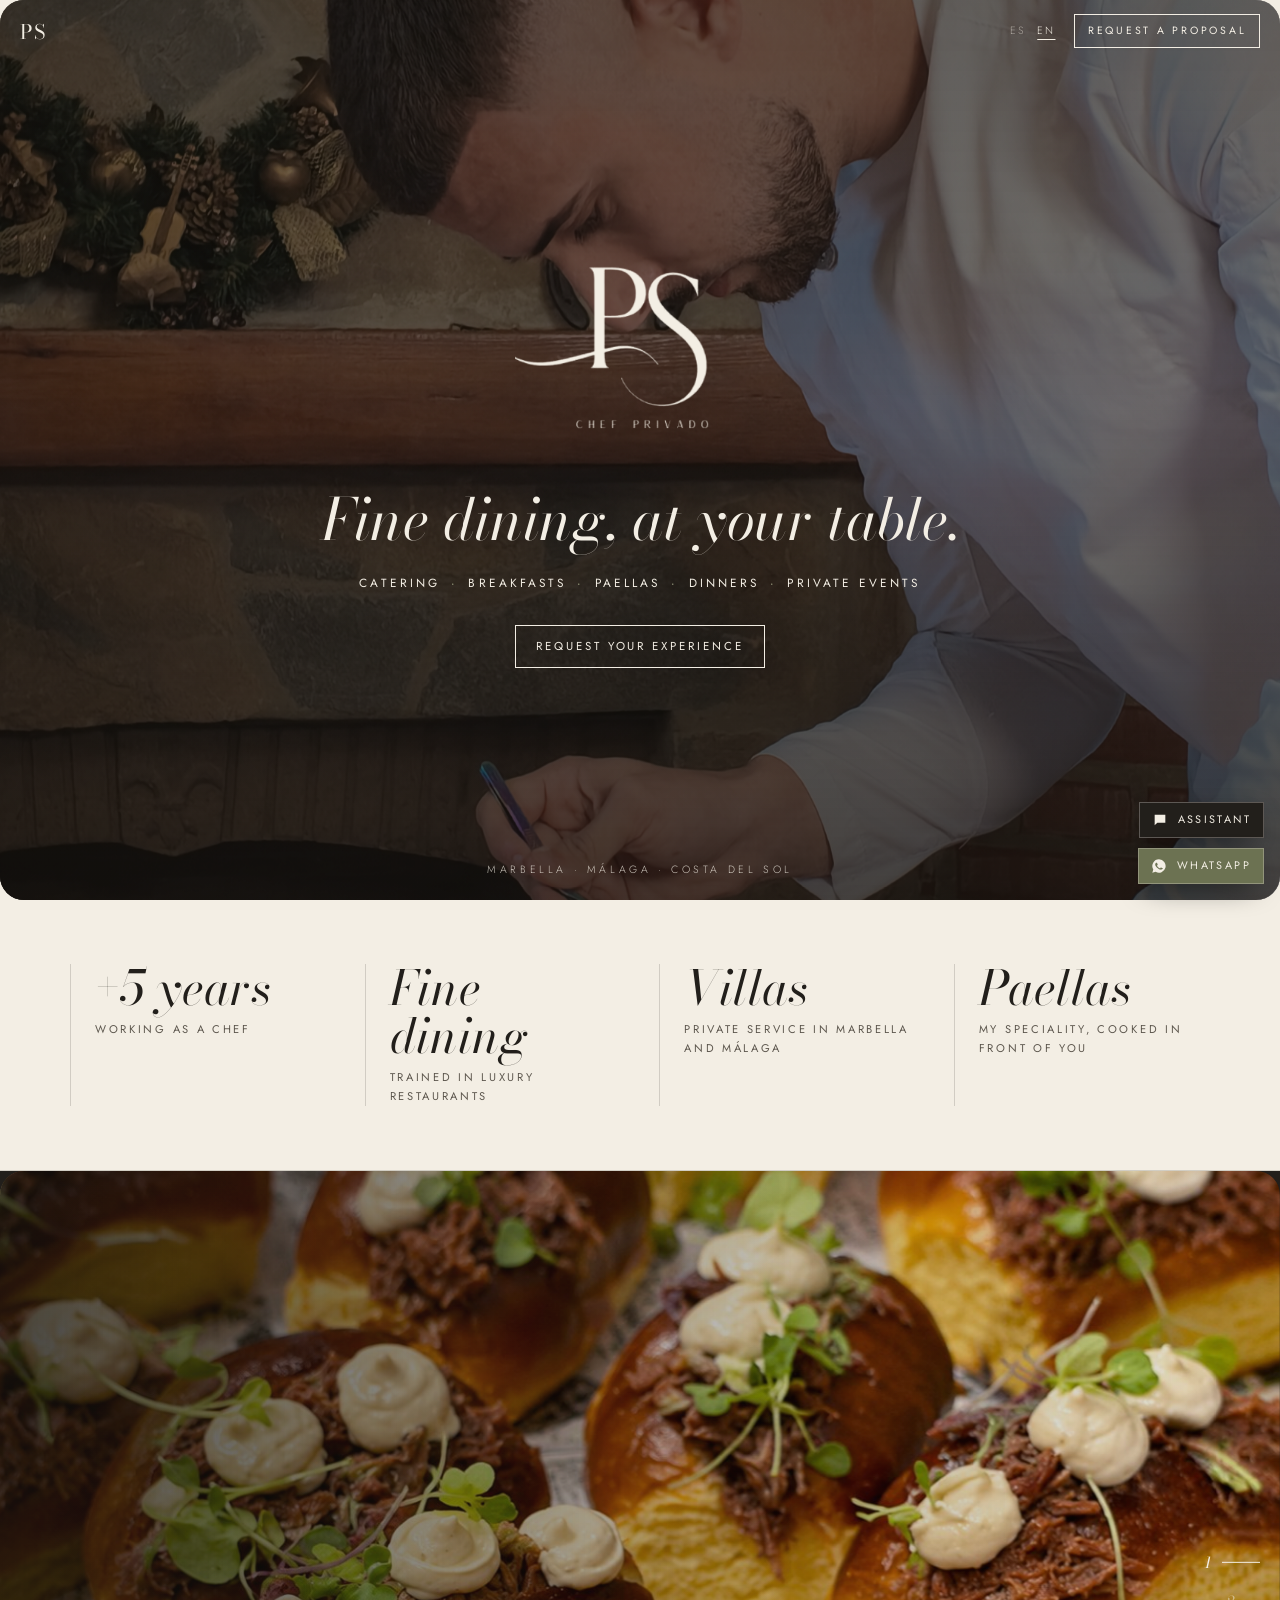
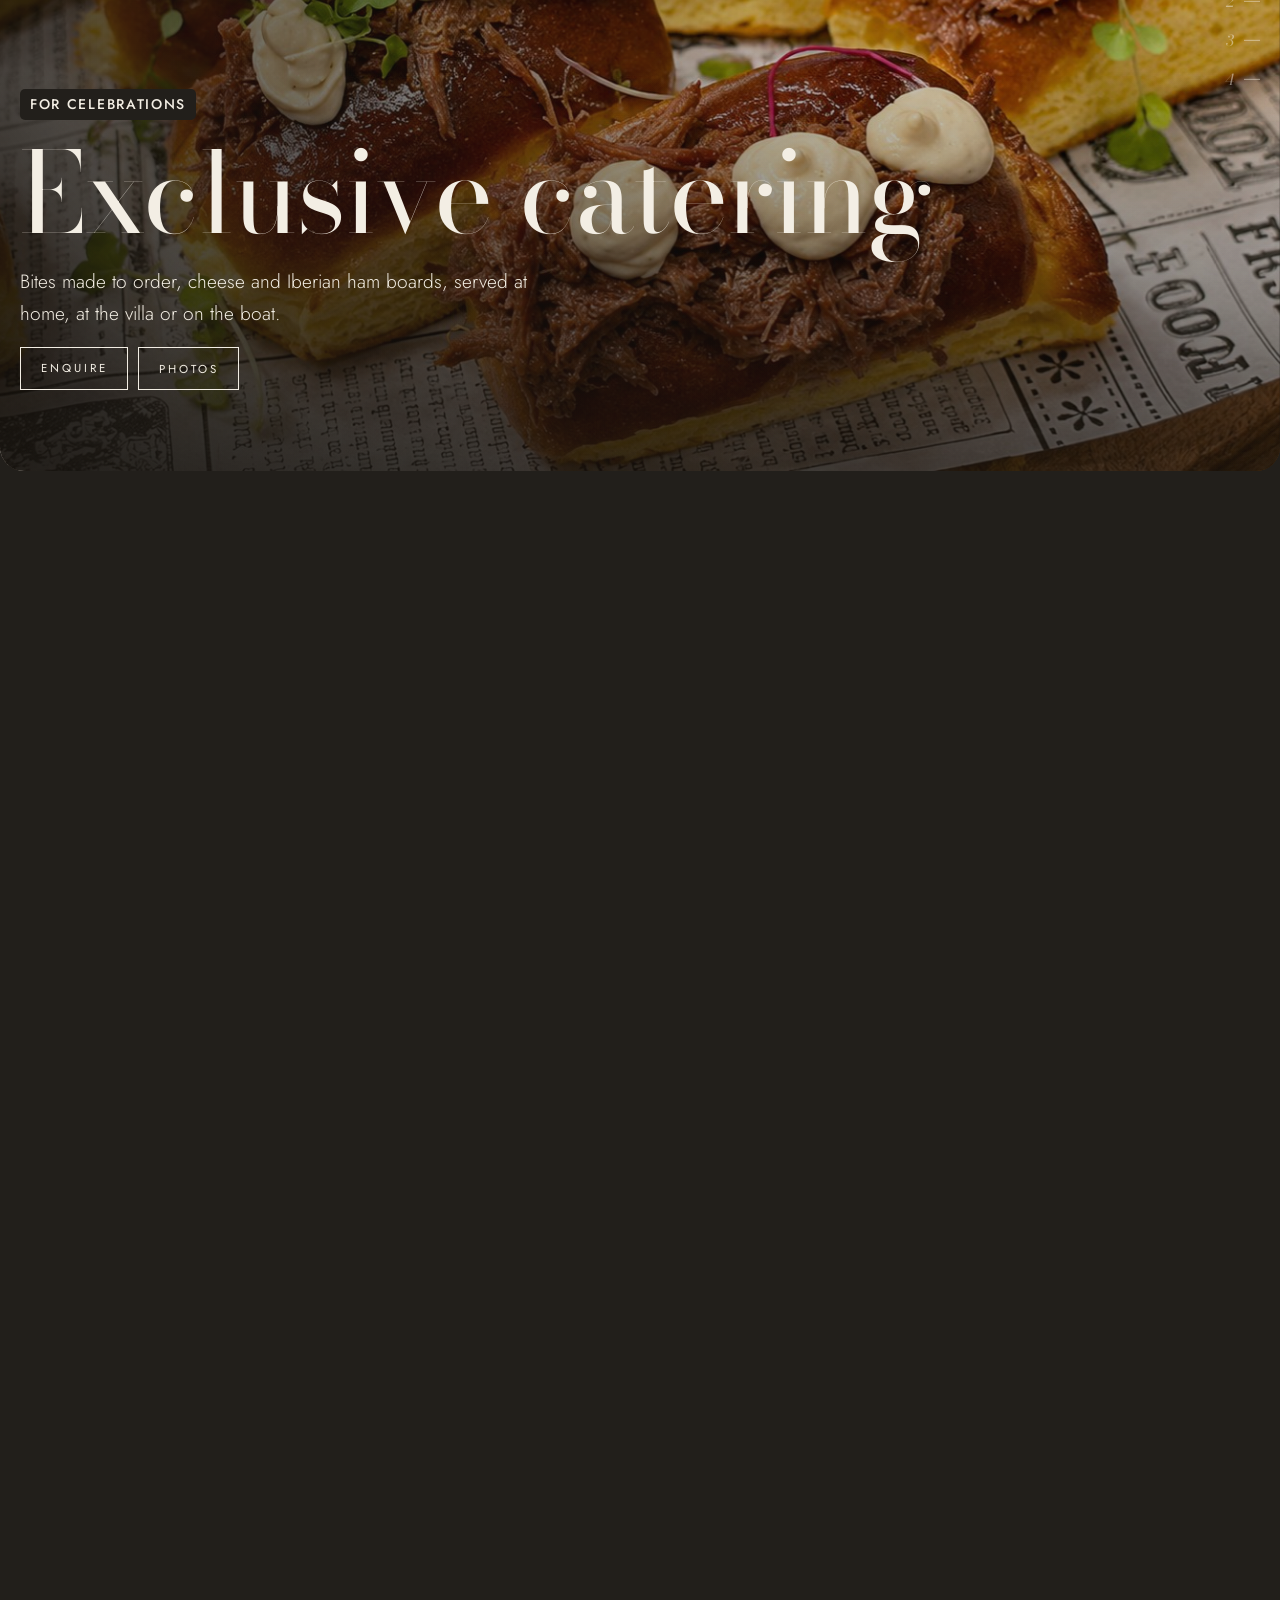
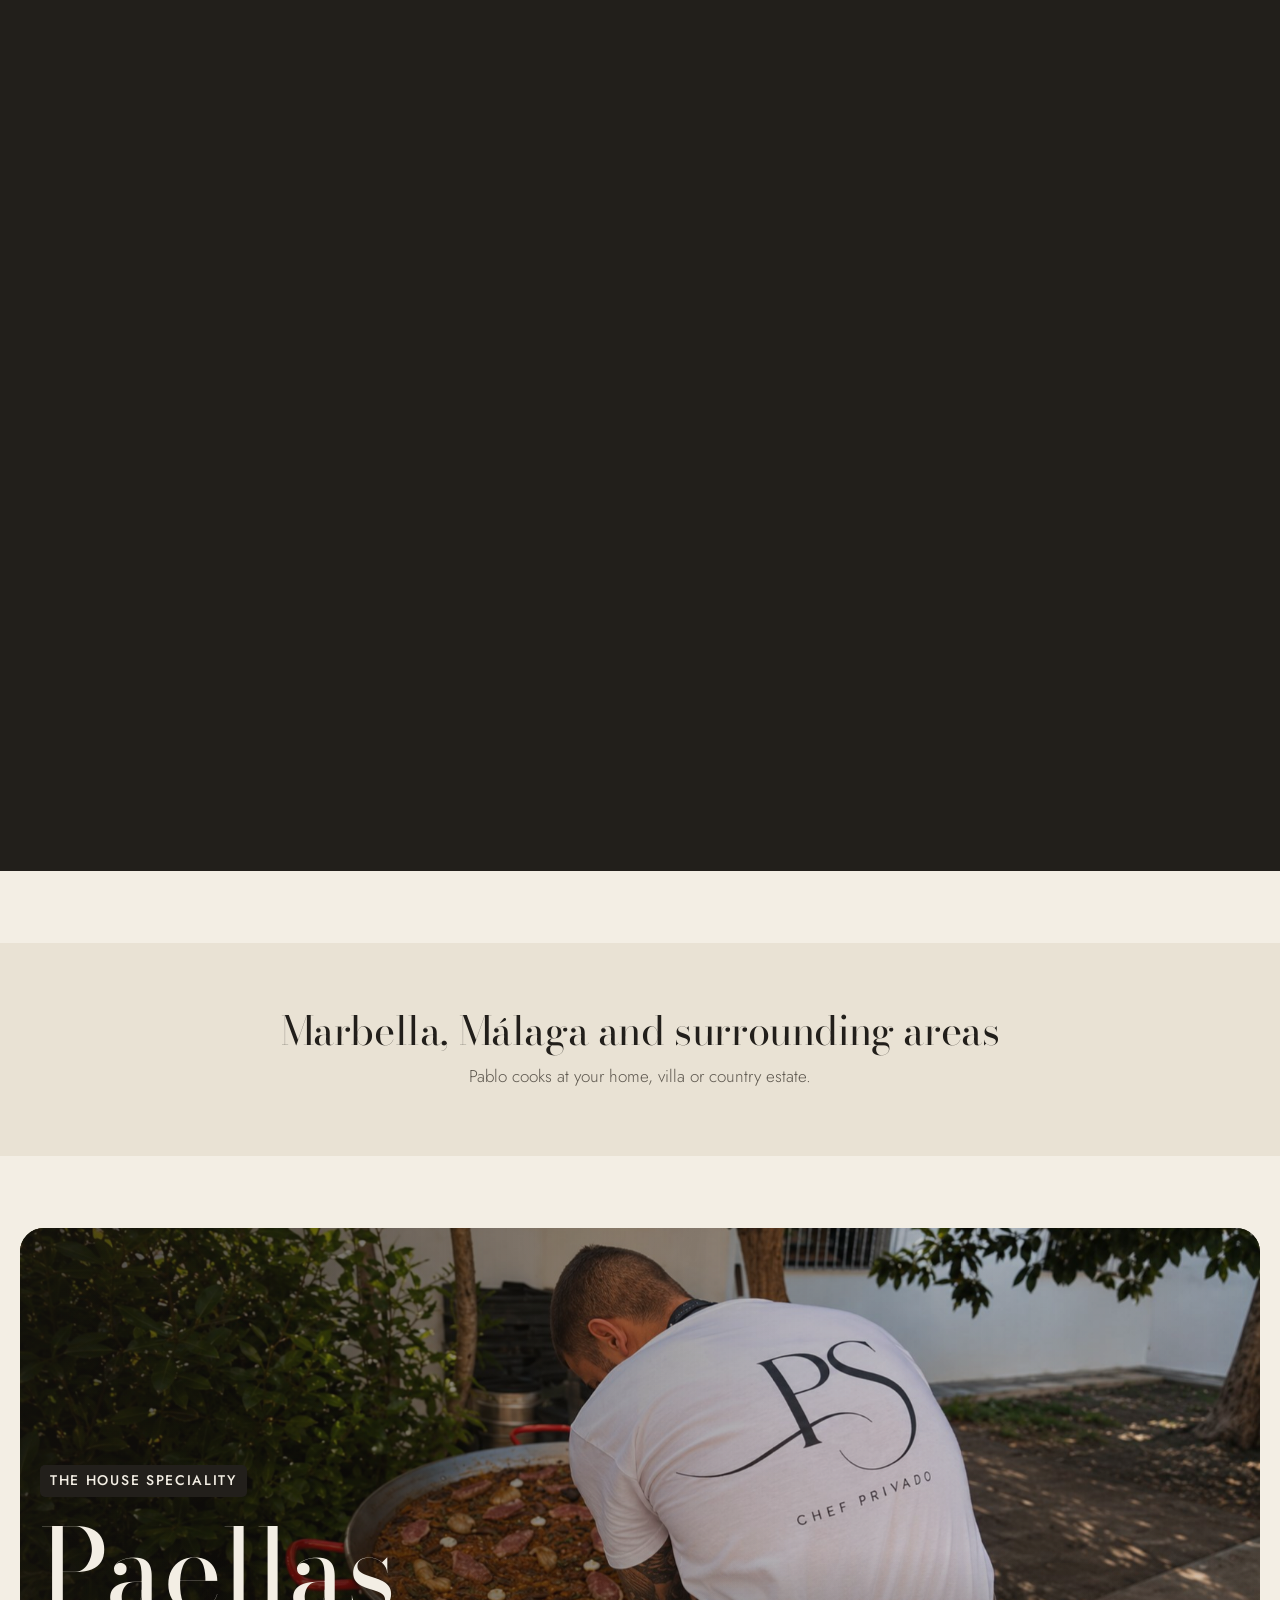
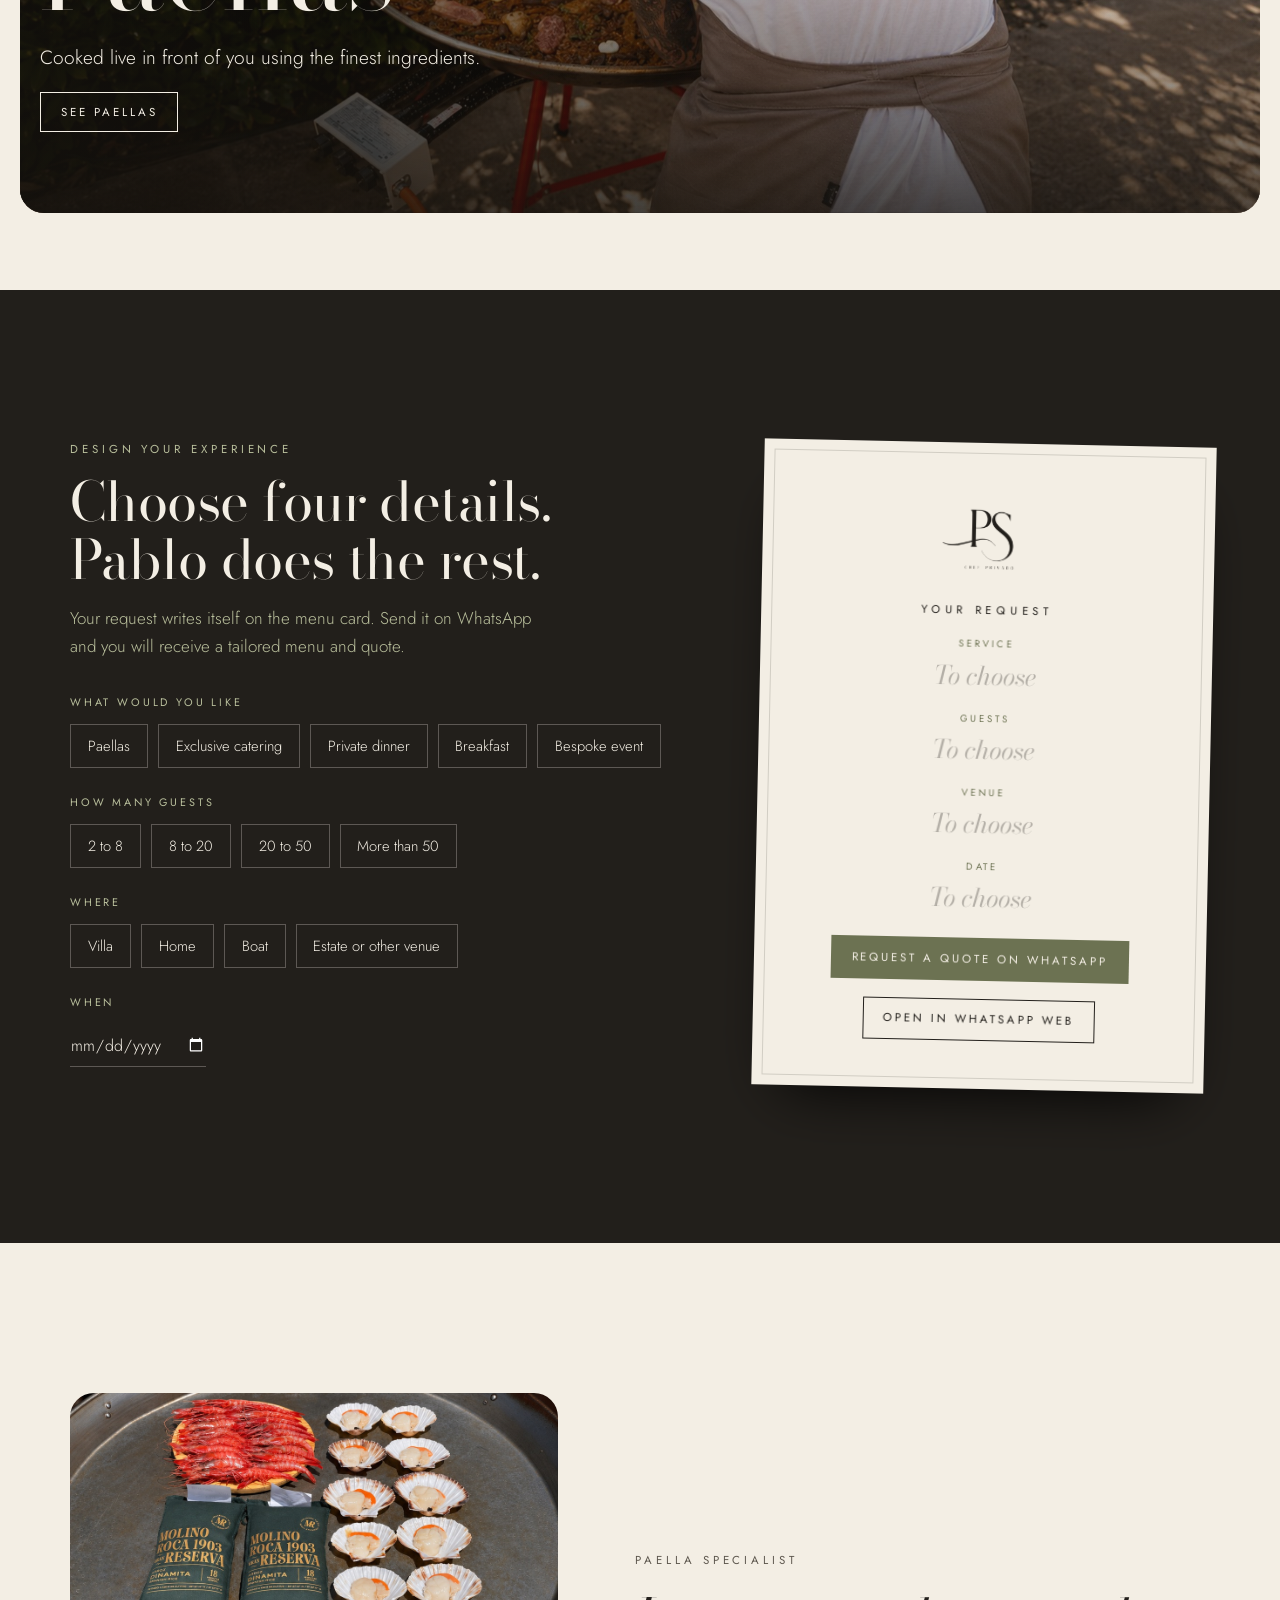
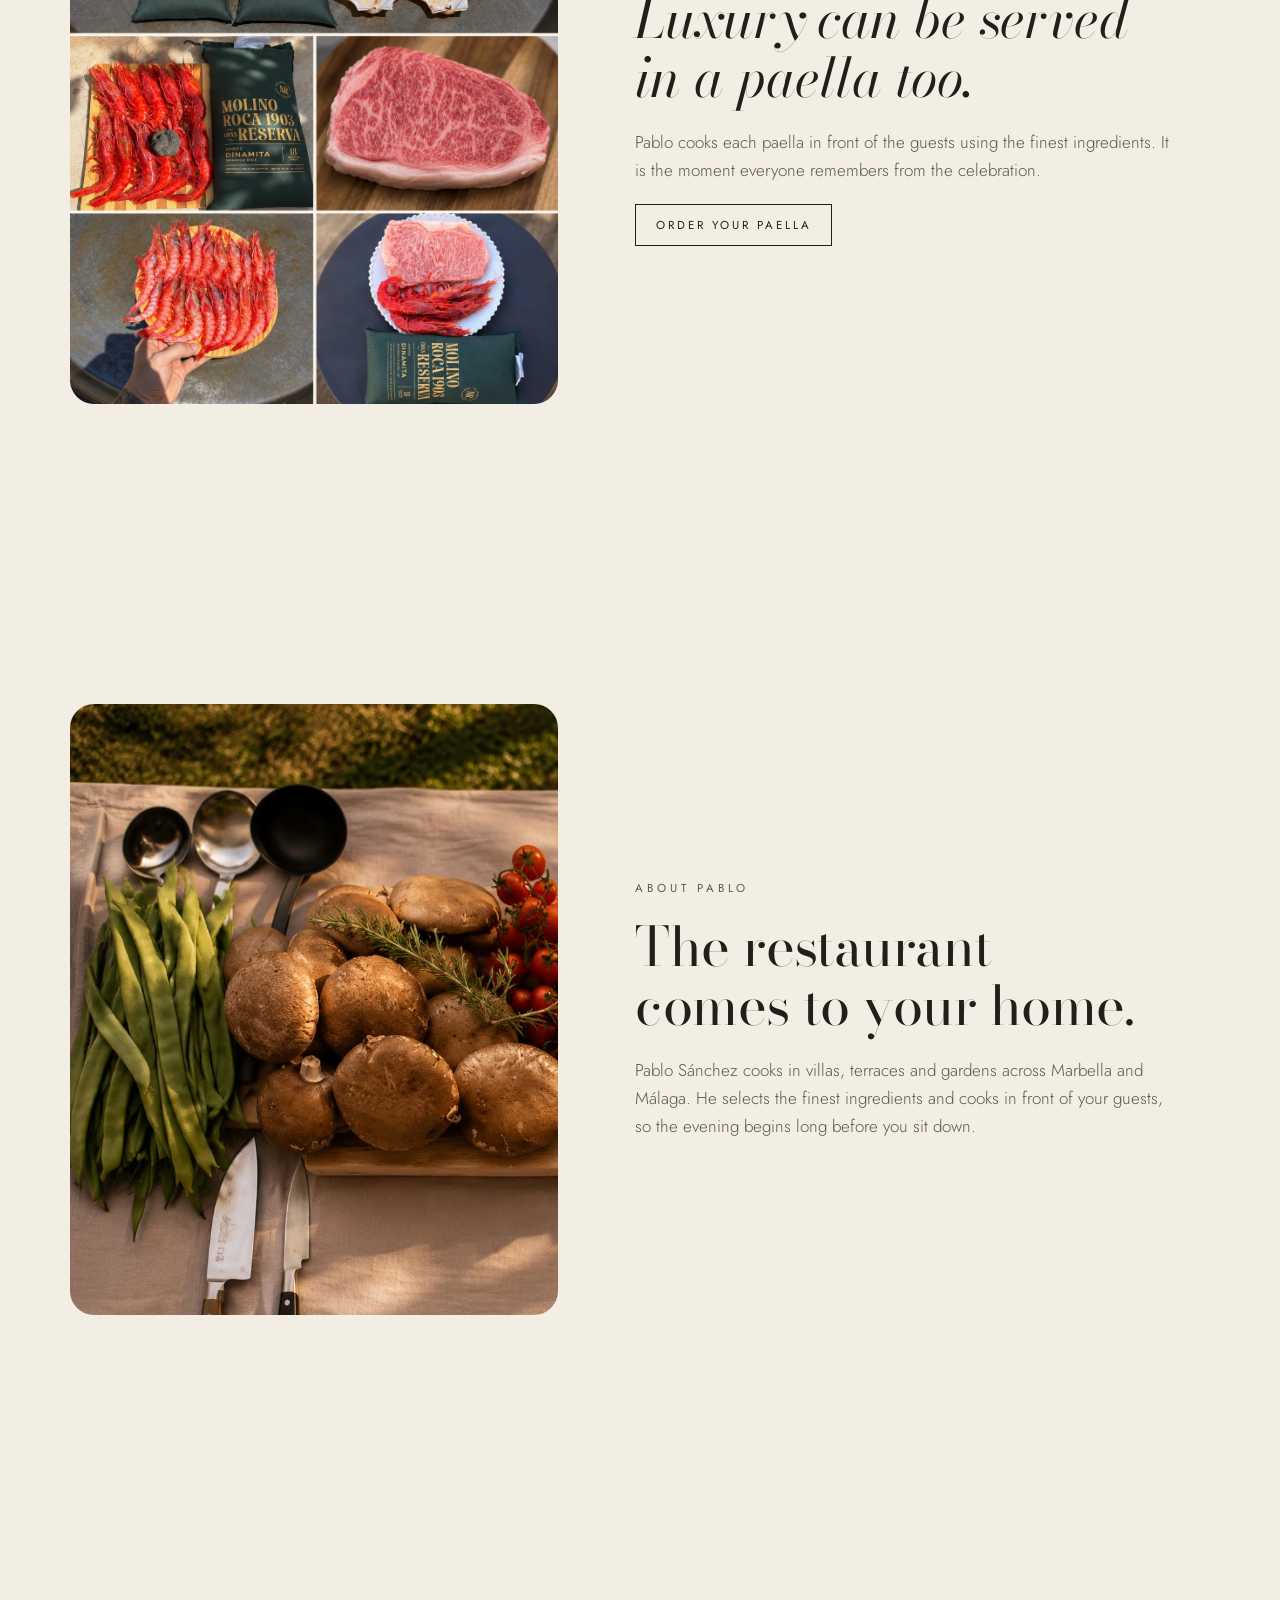
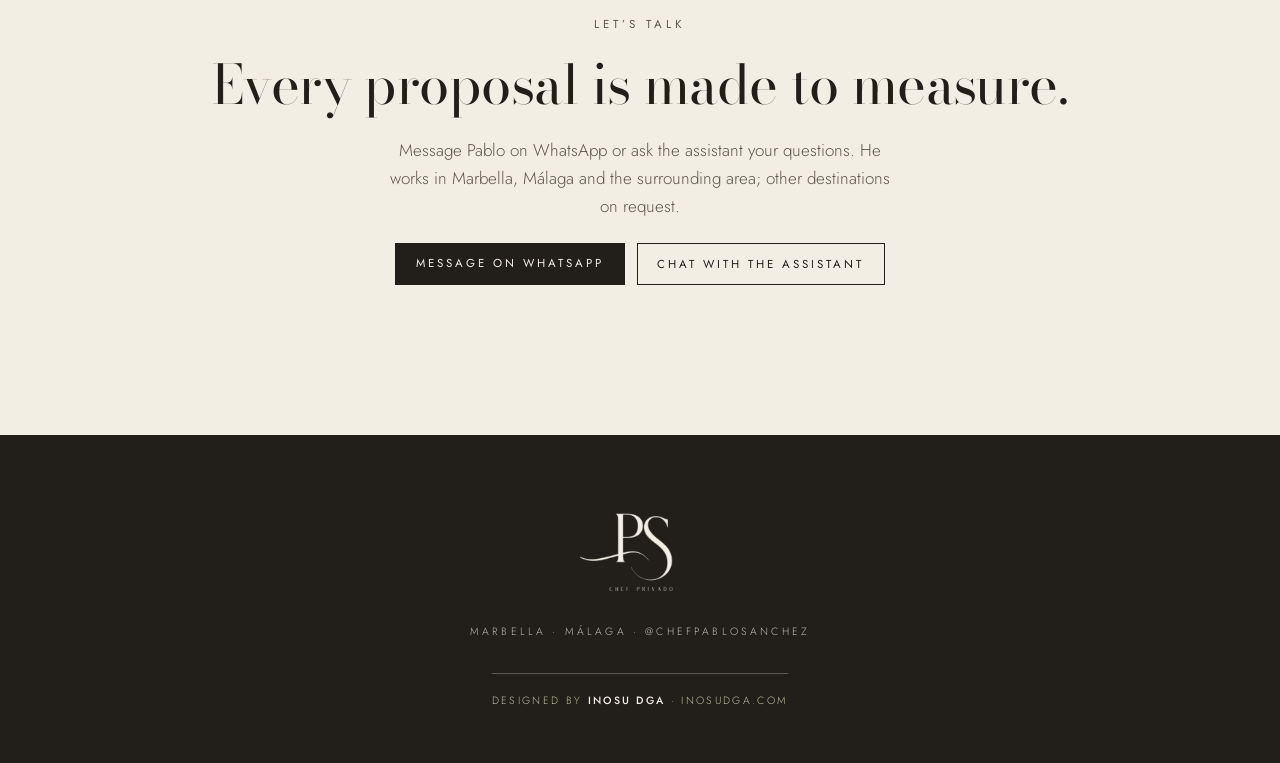
<file: chef-pablo-github/index.html>
<!doctype html>
<html lang="es">
<head>
<meta charset="utf-8">
<meta name="viewport" content="width=device-width,initial-scale=1,viewport-fit=cover">
<title>Pablo Sánchez · Chef Privado en Marbella y Málaga</title>
<meta name="description" content="Chef privado en Marbella y Málaga. Arroces, catering exclusivo, cenas privadas, desayunos y eventos a medida.">
<meta property="og:title" content="Pablo Sánchez · Chef Privado">
<meta property="og:description" content="Alta cocina, en tu mesa. Marbella y Málaga.">
<meta property="og:image" content="https://www.chefpablo.website/img/pablo-portada.jpg">
<meta name="robots" content="index,follow">
  <link rel="canonical" href="https://www.chefpablo.website/">
<link rel="preconnect" href="https://fonts.googleapis.com"><link rel="preconnect" href="https://fonts.gstatic.com" crossorigin>
<link rel="stylesheet" href="https://fonts.googleapis.com/css2?family=Bodoni+Moda:ital,opsz,wght@0,6..96,400;0,6..96,500;1,6..96,400&family=Jost:wght@300;400;500&display=swap">


  <link rel="stylesheet" href="styles.css?v=botones-abiertos">
</head>
<body>

<header class="bar" id="bar">
  <a class="marca" href="#inicio" aria-label="Pablo Sánchez, inicio">PS</a>
  <div class="der">
    <div class="idioma" id="idioma" role="group" aria-label="Idioma"><button type="button" data-l="es" lang="es">ES</button><button type="button" data-l="en" lang="en">EN</button></div>
    <a class="btn" href="#solicitud">Solicitar propuesta</a>
  </div>
</header>

<section class="portada" id="inicio">
  <img class="foto" id="fotoPortada" src="img/pablo-portada.jpg" alt="Pablo Sánchez emplatando en una mesa">
  <div class="centro" id="centroPortada">
    <img class="logo" src="img/logo-cream.png" alt="PS, Chef Privado">
    <h1>Alta cocina, en tu mesa.</h1>
    <ul class="servicios-linea">
      <li>Catering</li><li>Desayunos</li><li><a href="#arroces">Arroces</a></li><li>Cenas</li><li>Eventos privados</li>
    </ul>
    <a class="btn" href="#solicitud">Solicita tu experiencia</a>
  </div>
  <p class="pie">Marbella · Málaga · Costa del Sol</p>
</section>

<section class="experiencia" aria-label="Experiencia">
  <ul>
    <li><strong>+<span id="anios" style="all:unset">5</span> años</strong><span>de oficio como chef</span></li>
    <li><strong>Alta cocina</strong><span>formado en restaurantes de lujo</span></li>
    <li><strong>Villas</strong><span>servicio privado en Marbella y Málaga</span></li>
    <li><strong>Arroces</strong><span>mi especialidad, cocinados a la vista del cliente</span></li>
  </ul>
</section>

<section class="servicios" id="servicios" tabindex="-1" aria-label="Servicios">
  <p class="servicios-ayuda">Desliza para ver los servicios</p>
  <div class="escena" tabindex="0" role="group" aria-label="Servicios">
    <article class="panel panel-catering"><img src="img/catering.jpg" alt="Brioches de carne mechada con brotes" style="object-position:center">
      <div class="cuerpo"><p class="eyebrow">Para celebraciones</p><h2>Catering exclusivo</h2><p class="frase">Bocados preparados al momento, tablas de quesos e ibéricos, servidos en casa, en la villa o en el barco.</p><div class="acciones-servicio"><a class="btn" href="#solicitud">Consultar</a><button class="btn" type="button" id="alternar-catering" aria-controls="ejemplos-catering" aria-expanded="false">Fotos</button></div></div></article>
    <article class="panel"><img src="img/mesa.jpg" alt="Mesa montada con la minuta y la tarjeta de Pablo Sánchez" style="object-position:center 62%">
      <div class="cuerpo"><p class="eyebrow">En tu mesa</p><h2>Cenas privadas</h2><p class="frase">Un menú diseñado para ti, con minuta propia, servicio de sala y la cocina recogida al terminar.</p><a class="btn" href="#solicitud">Consultar</a></div></article>
    <article class="panel"><img src="img/desayunos.jpg" alt="Bandeja de fruta fresca servida en una terraza" style="object-position:center">
      <div class="cuerpo"><p class="eyebrow">En tu terraza</p><h2>Desayunos</h2><p class="frase">La mañana servida en casa: fruta fresca cortada al momento, bollería recién hecha, huevos al gusto y café.</p><div class="acciones-servicio"><a class="btn" href="#solicitud">Consultar</a><button class="btn" type="button" id="alternar-desayunos" aria-controls="desayunos" aria-expanded="false">Fotos</button></div></div></article>
    <article class="panel"><img src="img/eventos.jpg" alt="Mesa larga blanca con vistas al mar" style="object-position:center">
      <div class="cuerpo"><p class="eyebrow">Experiencias gastronómicas</p><h2>Eventos a medida</h2><p class="frase">Cumpleaños, aniversarios y encuentros de empresa. Pablo se ocupa del menú, el montaje y el equipo.</p><a class="btn" href="#solicitud">Consultar</a></div></article>
    <nav class="indice" aria-label="Servicios"><button type="button" aria-label="Catering exclusivo">1</button><button type="button" aria-label="Cenas privadas">2</button><button type="button" aria-label="Desayunos">3</button><button type="button" aria-label="Eventos a medida">4</button></nav>
  </div>
</section>

<section class="seccion ejemplos-catering" id="ejemplos-catering" aria-labelledby="titulo-ejemplos-catering" hidden>
  <div class="wrap">
    <h2 id="titulo-ejemplos-catering" tabindex="-1">Ejemplos de catering</h2>
    <div class="collages-catering">
      <figure>
        <div class="collage-catering">
          <img src="img/catering/tabla-aperitivos.jpg" alt="Tabla de embutidos y quesos con uvas y frutos rojos" loading="lazy" decoding="async">
          <img src="img/catering/tabla-quesos.jpg" alt="Tablas de quesos e ibéricos en una mesa de catering" loading="lazy" decoding="async">
        </div>
        <figcaption>Tablas de quesos e ibéricos</figcaption>
      </figure>
      <figure>
        <div class="collage-catering">
          <img src="img/catering/croissants.jpg" alt="Croissants salados rellenos con brotes" loading="lazy" decoding="async">
          <img src="img/catering/mini-hamburguesas.jpg" alt="Mini hamburguesas en pan brioche" loading="lazy" decoding="async">
        </div>
        <figcaption>Croissants y mini hamburguesas</figcaption>
      </figure>
      <figure>
        <div class="collage-catering">
          <img src="img/catering/brioches-detalle.jpg" alt="Primer plano de brioches rellenos de carne mechada" loading="lazy" decoding="async">
          <img src="img/catering/bandeja-brioches.jpg" alt="Bandeja de brioches con aperitivos y guacamole" loading="lazy" decoding="async">
        </div>
        <figcaption>Brioche de carrillera y pollo asado</figcaption>
      </figure>
    </div>
    <button class="btn oscuro" id="cerrar-catering" type="button">Ocultar ejemplos</button>
  </div>
</section>

<section class="zona-servicio" aria-labelledby="titulo-zona-servicio">
  <div class="wrap">
    <h2 id="titulo-zona-servicio">Marbella, Málaga y alrededores</h2>
    <p>Pablo cocina en tu casa, villa o finca.</p>
  </div>
</section>

<section id="arroces" aria-labelledby="titulo-arroces">
  <article class="panel portada-arroces"><img src="img/pablo2.jpg" alt="Pablo Sánchez terminando una paella al aire libre, con el monograma PS en la camiseta" style="object-position:58% center">
      <div class="cuerpo"><p class="eyebrow">La especialidad de la casa</p><h2 id="titulo-arroces">Arroces</h2><p class="frase">Cocinado en vivo a la vista del cliente con productos de máxima calidad.</p><button class="btn" type="button" id="alternar-paellas" aria-expanded="false" aria-controls="paellas">Ver paellas</button></div></article>
  <div class="seccion" id="paellas" hidden>
    <div class="wrap">
      <div class="cabecera">
        <h3>Selección de paellas</h3>
      </div>
      <ul class="paellas-fotos" id="paellas-fotos" tabindex="0" aria-label="Selección de paellas">
        <li><figure><img src="img/arroces/presa-iberica.jpg" width="1347" height="1600" loading="lazy" decoding="async" alt=""><figcaption>Presa ibérica, setas, foie y mayonesa de trufa</figcaption></figure></li>
        <li><figure><img src="img/arroces/arroz-negro.jpg" width="1200" height="1600" loading="lazy" decoding="async" alt=""><figcaption>Arroz negro de gamba roja, vieiras y alioli de cabezas de gamba</figcaption></figure></li>
        <li><figure><img src="img/arroces/chuleton-gamba-roja.jpg" width="1200" height="1600" loading="lazy" decoding="async" alt=""><figcaption>Chuletón de vaca rubia, gamba roja y judías verdes</figcaption></figure></li>
        <li><figure><img src="img/arroces/carabineros.jpg" width="1200" height="1600" loading="lazy" decoding="async" alt=""><figcaption>Carabineros, calamares y gambón</figcaption></figure></li>
      </ul>
      <div class="paellas-acciones">
        <div class="paellas-navegacion" hidden>
          <button class="btn oscuro" type="button" data-paellas="-1" aria-controls="paellas-fotos">Anterior</button>
          <button class="btn oscuro" type="button" data-paellas="1" aria-controls="paellas-fotos">Siguiente</button>
        </div>
        <a class="btn oscuro lleno" href="#solicitud">Pide tu arroz</a>
      </div>
    </div>
  </div>
</section>

<section class="seccion galeria-desayunos" id="desayunos" aria-labelledby="titulo-desayunos" hidden>
  <div class="wrap">
    <h2 id="titulo-desayunos" tabindex="-1">Desayunos a domicilio</h2>
    <div class="fotos-desayunos">
      <figure>
        <img src="img/desayunos/huevos-salmon.jpg" width="941" height="1672" loading="lazy" decoding="async" alt="Huevos pochados con salmón">
        <figcaption>Huevos pochados con salmón</figcaption>
      </figure>
      <figure>
        <img src="img/desayunos/fruta-fresca.jpg" width="941" height="1672" loading="lazy" decoding="async" alt="Bol de yogur griego con fruta fresca">
        <figcaption>Bol de yogur griego con fruta fresca</figcaption>
      </figure>
      <figure>
        <img src="img/desayunos/croissant-jamon.jpg" width="941" height="1672" loading="lazy" decoding="async" alt="Croissant de jamón y queso">
        <figcaption>Croissant de jamón y queso</figcaption>
      </figure>
      <figure>
        <img src="img/desayunos/tostada-aguacate.jpg" width="941" height="1672" loading="lazy" decoding="async" alt="Tostada de aguacate y tomate">
        <figcaption>Tostada de aguacate y tomate</figcaption>
      </figure>
      <figure>
        <img src="img/desayunos/avena-fruta.jpg" width="941" height="1672" loading="lazy" decoding="async" alt="Porridge con fruta y avena">
        <figcaption>Porridge con fruta y avena</figcaption>
      </figure>
      <figure>
        <img src="img/desayunos/hojaldre.jpg" width="941" height="1672" loading="lazy" decoding="async" alt="Napolitana de chocolate">
        <figcaption>Napolitana de chocolate</figcaption>
      </figure>
    </div>
    <div class="acciones-servicio">
      <a class="btn oscuro" href="#solicitud">Solicitar propuesta</a>
      <button class="btn oscuro" id="cerrar-desayunos" type="button">Ocultar ejemplos</button>
    </div>
  </div>
</section>

<section class="seccion disena" id="solicitud">
  <div class="wrap rejilla">
    <div>
      <div class="intro">
        <p class="eyebrow">Diseña tu experiencia</p>
        <h2>Elige cuatro detalles. Pablo hace el resto.</h2>
        <p>Tu propuesta se escribe sola en la minuta. Envíasela por WhatsApp y recibirás un menú y un presupuesto a medida.</p>
      </div>
      <fieldset class="grupo"><legend>Qué te apetece</legend><div class="chips"><button type="button" class="chip" data-g="servicio" aria-pressed="false">Arroces</button><button type="button" class="chip" data-g="servicio" aria-pressed="false">Catering exclusivo</button><button type="button" class="chip" data-g="servicio" aria-pressed="false">Cena privada</button><button type="button" class="chip" data-g="servicio" aria-pressed="false">Desayuno</button><button type="button" class="chip" data-g="servicio" aria-pressed="false">Evento a medida</button></div></fieldset>
      <fieldset class="grupo"><legend>Cuántos sois</legend><div class="chips"><button type="button" class="chip" data-g="comensales" aria-pressed="false">2 a 8</button><button type="button" class="chip" data-g="comensales" aria-pressed="false">8 a 20</button><button type="button" class="chip" data-g="comensales" aria-pressed="false">20 a 50</button><button type="button" class="chip" data-g="comensales" aria-pressed="false">Más de 50</button></div></fieldset>
      <fieldset class="grupo"><legend>Dónde</legend><div class="chips"><button type="button" class="chip" data-g="lugar" aria-pressed="false">Villa</button><button type="button" class="chip" data-g="lugar" aria-pressed="false">Casa</button><button type="button" class="chip" data-g="lugar" aria-pressed="false">Barco</button><button type="button" class="chip" data-g="lugar" aria-pressed="false">Finca u otro espacio</button></div></fieldset>
      <fieldset class="grupo"><legend><label for="d-fecha" style="all:unset">Cuándo</label></legend><input id="d-fecha" type="date"></fieldset>
    </div>
    <aside class="minuta" aria-live="polite">
      <img src="img/logo-dark.png" alt="PS, Chef Privado">
      <p class="tit">Tu propuesta</p>
      <dl>
        <div><dt>Servicio</dt><dd id="m-servicio" class="vacio">Por elegir</dd></div>
        <div><dt>Comensales</dt><dd id="m-comensales" class="vacio">Por elegir</dd></div>
        <div><dt>Lugar</dt><dd id="m-lugar" class="vacio">Por elegir</dd></div>
        <div><dt>Fecha</dt><dd id="m-fecha" class="vacio">Por elegir</dd></div>
      </dl>
      <a class="btn wa" id="wa-minuta" target="_blank" rel="noopener" href="https://wa.me/34628994399">Pedir presupuesto por WhatsApp</a>
      <a class="btn oscuro" id="wa-web-minuta" target="_blank" rel="noopener" href="https://web.whatsapp.com/send?phone=34628994399">Abrir en WhatsApp Web</a>
      <p class="nota-m" id="wa-estado" role="status" hidden></p>
    </aside>
  </div>
</section>

<section class="seccion especialidad-arroces" aria-labelledby="titulo-especialidad-arroces">
  <div class="wrap sobre">
    <img src="img/collage-ingredientes-arroces.jpg" alt="Collage de gambas rojas, vieiras, arroz y carne marmoleada preparados para las paellas" loading="lazy" decoding="async">
    <div class="txt">
      <p class="eyebrow">Especialista en arroces</p>
      <h2 id="titulo-especialidad-arroces">El lujo también se sirve en paella.</h2>
      <p>Pablo cocina cada arroz delante de los invitados, con productos de máxima calidad. Es el momento que todos recuerdan de la celebración.</p>
        <a class="btn oscuro" href="#solicitud">Pide tu arroz</a>
    </div>
  </div>
</section>

<section class="seccion">
  <div class="wrap sobre">
    <img class="revela" src="img/producto.jpg" alt="Setas, judías verdes, tomates cherry y romero sobre una tabla, junto a los cucharones y cuchillos del chef">
    <div class="txt">
      <p class="eyebrow">Sobre Pablo</p>
      <h2>El restaurante va a tu casa.</h2>
      <p>Pablo Sánchez cocina en villas, terrazas y jardines de Marbella y Málaga. Selecciona productos de máxima calidad y cocina a la vista de tus invitados, para que la velada empiece mucho antes de sentarse a la mesa.</p>
    </div>
  </div>
</section>

<section class="seccion cierre">
  <div class="wrap">
    <p class="eyebrow">Hablemos</p>
    <h2>Cada propuesta se prepara a medida.</h2>
    <p>Escríbele a Pablo por WhatsApp o resuelve tus dudas con el asistente. Trabaja en Marbella, Málaga y alrededores; consulta otros destinos.</p>
    <div class="acciones">
      <a class="btn lleno wa-gen" target="_blank" rel="noopener" href="#">Escribir por WhatsApp</a>
      <button class="btn oscuro abre-chat" aria-controls="chat" aria-expanded="false" type="button">Hablar con el asistente</button>
    </div>
  </div>
</section>

<footer>
  <div class="wrap">
    <img src="img/logo-cream.png" alt="PS, Chef Privado">
    <p>Marbella · Málaga · <a href="https://www.instagram.com/chefpablosanchez/" target="_blank" rel="noopener" style="text-decoration:none">@chefpablosanchez</a></p>
    <a class="firma" href="https://inosudga.com/" target="_blank" rel="noopener">Diseñado por <strong>INOSU DGA</strong> · inosudga.com</a>
  </div>
</footer>

<div class="flot" id="flot">
  <button class="fab abre-chat" aria-controls="chat" aria-expanded="false" type="button" aria-label="Abrir el asistente"><svg viewBox="0 0 24 24" aria-hidden="true"><path d="M4 4h16v12H8l-4 4z"/></svg><span>Asistente</span></button>
  <a class="fab wa wa-gen" target="_blank" rel="noopener" href="#" aria-label="Escribir por WhatsApp"><svg viewBox="0 0 24 24" aria-hidden="true"><path d="M12 2a10 10 0 0 0-8.6 15.1L2 22l5-1.3A10 10 0 1 0 12 2zm5.3 14.2c-.2.6-1.300 1.200-1.800 1.200-.5.1-1.100.1-1.800-.1-.4-.1-.9-.3-1.600-.6-2.800-1.200-4.600-4-4.700-4.200-.1-.2-1.100-1.500-1.100-2.800s.7-2 1-2.300c.2-.3.5-.3.7-.3h.5c.2 0 .4 0 .6.5l.9 2.100c.1.2.1.4 0 .6l-.4.6-.4.4c-.1.2-.300.3-.1.600.2.300.8 1.300 1.700 2.100 1.200 1 2.100 1.400 2.400 1.500.3.1.5.1.6-.1l.8-1c.2-.2.4-.2.6-.1l2 .9c.300.1.5.2.5.3.1.2.1.600-.1 1.300z"/></svg><span>WhatsApp</span></a>
</div>
<section class="chat" id="chat" hidden aria-label="Asistente de Pablo Sánchez">
  <header><img src="img/logo-cream.png" alt=""><div><strong>Asistente de Pablo</strong><span>Responde al momento</span></div><button type="button" id="chat-cerrar" aria-label="Cerrar el asistente">×</button></header>
  <div class="hilo" id="hilo" role="log" aria-live="polite"></div>
  <div class="sug" id="sug"></div>
  <form id="chat-form"><input id="chat-texto" type="text" autocomplete="off" maxlength="600" placeholder="Escribe tu pregunta…" aria-label="Tu mensaje"><button type="submit">Enviar</button></form>
  <a class="pie-chat" id="wa-chat" target="_blank" rel="noopener" href="#">Pedir presupuesto por WhatsApp</a>
</section>

<script src="site.js?v=fotos-y-portada" defer></script>
</body>
</html>
</file>
<file: chef-pablo-github/styles.css>
body{margin:0}img{max-width:100%}[hidden]{display:none!important}

/* Layout: portada oscura a pantalla completa → escenario fijo donde el scroll pasa los servicios → secciones crema con mucho aire. Un solo look (crema + carbón), fiel al logo. */
:root{
  --crema:#f3eee4;
  --crema-2:#e9e2d4;
  --carbon:#221f1b;
  --carbon-suave:#5d574e;
  --oliva:#6c7252;
  --oliva-claro:#b9bf9c;
  --linea:rgba(34,31,27,.16);
  --linea-clara:rgba(243,238,228,.28);
  --velo:rgba(20,17,13,.66);
  --display:"Bodoni Moda","Didot","Bodoni MT",Georgia,serif;
  --texto:"Jost","Avenir Next","Helvetica Neue",Arial,sans-serif;
  --gx-l:max(20px,env(safe-area-inset-left,0px));
  --gx-r:max(20px,env(safe-area-inset-right,0px));
  color-scheme:light;
}
*{box-sizing:border-box}
html{scroll-behavior:smooth}
body{background:var(--crema);color:var(--carbon);font-family:var(--texto);font-weight:300;font-size:17px;line-height:1.65}
h1,h2,h3,p{margin:0}
h2{font-family:var(--display);font-weight:400;font-size:clamp(2rem,5vw,3.4rem);line-height:1.08;text-wrap:balance;letter-spacing:-.01em}
.eyebrow{font-size:.72rem;letter-spacing:.34em;text-transform:uppercase;font-weight:400;color:var(--oliva)}
.wrap{max-width:1180px;margin:0 auto;padding-left:var(--gx-l);padding-right:var(--gx-r)}
a{color:inherit}
:focus-visible{outline:2px solid var(--oliva);outline-offset:3px}

/* Barra */
.bar{position:fixed;inset:0 0 auto;z-index:20;display:flex;justify-content:space-between;align-items:center;
  padding:calc(14px + env(safe-area-inset-top,0px)) var(--gx-r) 14px var(--gx-l);color:var(--crema);transition:background .4s,color .4s,border-color .4s;border-bottom:1px solid transparent}
.bar.solida{background:var(--crema);color:var(--carbon);border-color:var(--linea)}
.bar .marca{font-family:var(--display);font-size:1.25rem;letter-spacing:.04em;text-decoration:none}
.btn{display:inline-block;font-family:var(--texto);font-size:.72rem;letter-spacing:.26em;text-transform:uppercase;font-weight:400;text-decoration:none;
  padding:.95em 1.7em;border:1px solid currentColor;background:none;color:inherit;cursor:pointer;transition:background .3s,color .3s}
.bar .btn{padding:.7em 1.2em;font-size:.66rem}
@media (hover:hover) and (pointer:fine){
  .btn:hover{background:var(--crema);color:var(--carbon)}
  .bar.solida .btn:hover,.btn.oscuro:hover{background:var(--carbon);color:var(--crema)}
}
.btn.lleno{background:var(--carbon);color:var(--crema);border-color:var(--carbon)}
@media (hover:hover) and (pointer:fine){
  .btn.lleno:hover{background:var(--oliva);border-color:var(--oliva);color:var(--crema)}
}

/* Portada */
.portada{position:relative;height:100svh;min-height:560px;overflow:hidden;background:var(--carbon);color:var(--crema)}
.portada .foto{position:absolute;inset:-6% 0;width:100%;height:112%;object-fit:cover;max-width:none;will-change:transform;animation:entrar 2.6s cubic-bezier(.2,.6,.2,1) both}
@keyframes entrar{from{scale:1.18}to{scale:1}}
.portada::after{content:"";position:absolute;inset:0;background:linear-gradient(var(--velo),rgba(20,17,13,.58) 45%,rgba(20,17,13,.78))}
.portada .centro{position:relative;z-index:2;height:100%;display:flex;flex-direction:column;align-items:center;justify-content:center;gap:22px;text-align:center;
  padding:80px var(--gx-r) 96px var(--gx-l);will-change:transform,opacity}
.portada .logo{width:min(250px,56vw);animation:subir 1.4s .3s both}
.portada h1{font-family:var(--display);font-weight:400;font-style:italic;font-size:clamp(1.9rem,5.2vw,3.6rem);line-height:1.1;animation:subir 1.4s .55s both}
.servicios-linea{list-style:none;margin:0;padding:0;display:flex;flex-wrap:wrap;justify-content:center;gap:6px 0;font-size:.74rem;letter-spacing:.26em;text-transform:uppercase;font-weight:400;animation:subir 1.4s .8s both}
.servicios-linea li+li::before{content:"·";margin:0 .9em;color:var(--oliva-claro)}
.portada .btn{margin-top:10px;animation:subir 1.4s 1.05s both}
.portada .pie{position:absolute;z-index:2;left:0;right:0;bottom:calc(22px + env(safe-area-inset-bottom,0px));text-align:center;font-size:.66rem;letter-spacing:.34em;text-transform:uppercase;opacity:.8}
@keyframes subir{from{opacity:0;translate:0 22px}to{opacity:1;translate:0 0}}

/* Experiencia */
.experiencia{border-bottom:1px solid var(--linea)}
.experiencia ul{list-style:none;margin:0 auto;max-width:1180px;padding:clamp(36px,6vw,64px) var(--gx-r) clamp(36px,6vw,64px) var(--gx-l);display:grid;grid-template-columns:repeat(4,minmax(0,1fr));gap:28px clamp(18px,3vw,48px)}
.experiencia li{display:flex;flex-direction:column;gap:8px;border-left:1px solid var(--linea);padding-left:clamp(14px,2vw,24px)}
.experiencia strong{font-family:var(--display);font-weight:400;font-size:clamp(1.9rem,4vw,3rem);line-height:1;font-style:italic}
.experiencia span{font-size:.7rem;letter-spacing:.24em;text-transform:uppercase;font-weight:400;color:var(--carbon-suave);line-height:1.7}

/* Servicios a pantalla completa */
.servicios{height:500svh;position:relative;background:var(--carbon)}
.escena{position:sticky;top:0;height:100svh;overflow:hidden;isolation:isolate;color:var(--crema)}
.panel{position:absolute;inset:0;overflow:hidden}
.escena .panel:not(:first-child){visibility:hidden}
.panel img{position:absolute;inset:0;width:100%;height:100%;max-width:none;object-fit:cover;will-change:transform}
.panel::after{content:"";position:absolute;inset:0;background:linear-gradient(90deg,rgba(20,17,13,.78),rgba(20,17,13,.25) 62%,rgba(20,17,13,.1)),linear-gradient(0deg,rgba(20,17,13,.7),rgba(20,17,13,0) 45%)}
.panel .cuerpo{position:absolute;z-index:2;left:0;right:0;bottom:0;max-width:1280px;margin:0 auto;display:flex;flex-direction:column;align-items:flex-start;gap:clamp(12px,2vh,22px);
  padding:0 calc(var(--gx-r) + 56px) calc(clamp(40px,9vh,96px) + env(safe-area-inset-bottom,0px)) var(--gx-l)}
.panel .eyebrow{
  background:var(--carbon);
  color:var(--crema);
  font:500 .875rem/1.4 var(--texto);
  letter-spacing:.12em;
  padding:.42em .72em;
  border-radius:5px;
  max-width:100%;
}
.panel h2{font-size:clamp(2.6rem,9vw,7rem);line-height:.98;font-weight:400}
.panel p.frase{max-width:27em;font-size:clamp(1rem,1.5vw,1.2rem);color:var(--crema)}
.panel .aviso{position:absolute;z-index:2;right:var(--gx-r);top:calc(74px + env(safe-area-inset-top,0px));font-size:.6rem;letter-spacing:.2em;text-transform:uppercase;background:var(--velo);padding:.4em .8em}
.indice{position:absolute;z-index:5;right:var(--gx-r);top:50%;translate:0 -50%;display:flex;flex-direction:column;gap:14px;align-items:flex-end}
.indice button{all:unset;cursor:pointer;display:flex;align-items:center;gap:10px;font-family:var(--display);font-style:italic;font-size:.95rem;color:var(--crema);opacity:.5;transition:opacity .4s}
.indice button::after{content:"";width:16px;height:1px;background:currentColor;transition:width .4s}
.indice button.activo{opacity:1}
.indice button.activo::after{width:38px}
.indice button:focus-visible{outline:2px solid var(--oliva-claro);outline-offset:4px}

/* Secciones */
.seccion{padding-block:clamp(72px,12vw,150px)}
.cabecera{display:flex;flex-direction:column;gap:14px;margin-bottom:clamp(36px,6vw,70px);max-width:22em}
.pasos{display:grid;grid-template-columns:repeat(3,minmax(0,1fr));gap:clamp(24px,4vw,56px);list-style:none;margin:0;padding:0;counter-reset:p}
.pasos li{border-top:1px solid var(--linea);padding-top:22px;display:flex;flex-direction:column;gap:10px;counter-increment:p}
.pasos li::before{content:counter(p);font-family:var(--display);font-style:italic;font-size:2.4rem;line-height:1;color:var(--oliva)}
.pasos h3{font-family:var(--display);font-weight:400;font-size:1.5rem}
.pasos p{color:var(--carbon-suave)}

.banda{position:relative;height:min(78svh,640px);overflow:hidden;background:var(--carbon);color:var(--crema);display:grid;place-items:center;text-align:center}
.banda img{position:absolute;inset:-12% 0;width:100%;height:124%;max-width:none;object-fit:cover;opacity:.85;will-change:transform}
.banda div{position:relative;display:flex;flex-direction:column;gap:16px;padding-left:var(--gx-l);padding-right:var(--gx-r)}
.banda .eyebrow{color:var(--oliva-claro)}
.banda p.lema{font-family:var(--display);font-style:italic;font-size:clamp(2rem,6vw,4.2rem);line-height:1.08}

.sobre{display:grid;grid-template-columns:minmax(0,.85fr) minmax(0,1fr);gap:clamp(28px,6vw,90px);align-items:center}
.sobre img{width:100%;aspect-ratio:4/5;object-fit:cover;display:block}
.sobre .txt{display:flex;flex-direction:column;gap:20px;max-width:32em}
.sobre .txt p{color:var(--carbon-suave)}
.nota{font-size:.78rem;color:var(--oliva);border-left:1px solid var(--oliva);padding-left:12px}


/* Diseña tu experiencia */
.disena{background:var(--carbon);color:var(--crema)}
.disena .rejilla{display:grid;grid-template-columns:minmax(0,1.15fr) minmax(0,.85fr);gap:clamp(32px,6vw,90px);align-items:center}
.disena .eyebrow{color:var(--oliva-claro)}
.disena .intro{display:flex;flex-direction:column;gap:14px;margin-bottom:34px}
.disena .intro p:last-child{color:var(--oliva-claro);max-width:28em}
.grupo{border:0;margin:0 0 26px;padding:0;min-width:0}
.grupo legend{padding:0;margin-bottom:12px;font-size:.68rem;letter-spacing:.26em;text-transform:uppercase;font-weight:400;color:var(--oliva-claro)}
.chips{display:flex;flex-wrap:wrap;gap:10px}
.chip{all:unset;cursor:pointer;font-family:var(--texto);font-size:.92rem;padding:.6em 1.15em;border:1px solid var(--linea-clara);transition:background .3s,color .3s,border-color .3s}
.chip:hover{border-color:var(--crema)}
.chip[aria-pressed="true"]{background:var(--crema);color:var(--carbon);border-color:var(--crema)}
.chip:focus-visible{outline:2px solid var(--oliva-claro);outline-offset:3px}
.grupo input[type=date]{width:auto;color:var(--crema);border-color:var(--linea-clara);color-scheme:dark}
.minuta{background:var(--crema);color:var(--carbon);padding:clamp(28px,4vw,48px) clamp(22px,3.4vw,44px);display:flex;flex-direction:column;align-items:center;gap:18px;text-align:center;box-shadow:0 30px 60px -30px #000;rotate:1.2deg;position:relative}
.minuta::before{content:"";position:absolute;inset:10px;border:1px solid var(--linea);pointer-events:none}
.minuta img{width:92px}
.minuta .tit{font-size:.7rem;letter-spacing:.42em;text-transform:uppercase;font-weight:400}
.minuta dl{margin:0;width:100%;display:flex;flex-direction:column;gap:14px}
.minuta dt{font-size:.6rem;letter-spacing:.3em;text-transform:uppercase;color:var(--oliva);font-weight:400}
.minuta dd{margin:2px 0 0;font-family:var(--display);font-size:clamp(1.2rem,2.2vw,1.6rem);font-style:italic;min-height:1.5em;transition:opacity .3s}
.minuta dd.vacio{opacity:.3}
.minuta .nota-m{font-size:.8rem;color:var(--carbon-suave);max-width:22em}
.btn.wa{background:var(--oliva);border-color:var(--oliva);color:var(--crema);position:relative;z-index:1}
@media (hover:hover) and (pointer:fine){
  .btn.wa:hover{background:var(--carbon);border-color:var(--carbon);color:var(--crema)}
}

.cierre{text-align:center}
.cierre .wrap{display:flex;flex-direction:column;align-items:center;gap:22px}
.cierre p{color:var(--carbon-suave);max-width:30em}
.cierre .acciones{display:flex;flex-wrap:wrap;gap:12px;justify-content:center}

/* Flotantes y asistente (respuestas automáticas, sin servicio externo) */
.flot{position:fixed;z-index:30;right:max(16px,env(safe-area-inset-right,0px));bottom:calc(16px + env(safe-area-inset-bottom,0px));display:flex;flex-direction:column;gap:10px;align-items:flex-end}
.fab{all:unset;cursor:pointer;display:flex;align-items:center;gap:10px;background:var(--carbon);color:var(--crema);border:1px solid var(--linea-clara);padding:.75em 1.1em;font-size:.68rem;letter-spacing:.22em;text-transform:uppercase;font-weight:400;box-shadow:0 10px 30px -12px #000;text-decoration:none}
.fab.wa{background:var(--oliva)}
.fab:focus-visible{outline:2px solid var(--oliva-claro);outline-offset:3px}
.fab svg{width:16px;height:16px;fill:currentColor}
.chat{position:fixed;z-index:40;right:max(16px,env(safe-area-inset-right,0px));bottom:calc(16px + env(safe-area-inset-bottom,0px));width:min(390px,calc(100vw - 32px));height:min(580px,calc(100svh - 90px));
  background:var(--crema);color:var(--carbon);border:1px solid var(--linea);box-shadow:0 30px 70px -25px #000;display:flex;flex-direction:column}
.chat header{background:var(--carbon);color:var(--crema);padding:14px 16px;display:flex;align-items:center;gap:12px}
.chat header img{width:38px}
.chat header div{flex:1;min-width:0;display:flex;flex-direction:column;line-height:1.3}
.chat header strong{font-family:var(--display);font-weight:400;font-size:1.1rem}
.chat header span{font-size:.6rem;letter-spacing:.24em;text-transform:uppercase;color:var(--oliva-claro)}
.chat header button{all:unset;cursor:pointer;font-size:1.5rem;line-height:1;padding:4px 8px}
.chat header button:focus-visible{outline:2px solid var(--oliva-claro)}
.hilo{flex:1;overflow-y:auto;padding:16px;display:flex;flex-direction:column;gap:10px}
.msg{max-width:86%;padding:.65em .95em;font-size:.95rem;line-height:1.5;white-space:pre-wrap;overflow-wrap:anywhere}
.msg.ia{background:var(--crema-2);align-self:flex-start}
.msg.yo{background:var(--carbon);color:var(--crema);align-self:flex-end}
.msg.escribe{letter-spacing:.3em;color:var(--carbon-suave)}
.sug{display:flex;flex-wrap:wrap;gap:8px;padding:0 16px 10px}
.sug button{all:unset;cursor:pointer;font-size:.8rem;border:1px solid var(--linea);padding:.4em .8em}
.sug button:hover{background:var(--carbon);color:var(--crema)}
.sug button:focus-visible{outline:2px solid var(--oliva)}
.chat form{display:flex;border-top:1px solid var(--linea)}
.chat form input{flex:1;border:0;padding:14px 16px;font-size:1rem;min-width:0;color:var(--carbon)}
.chat form input:focus{box-shadow:none}
.chat form button{all:unset;cursor:pointer;padding:0 16px;font-size:.66rem;letter-spacing:.22em;text-transform:uppercase;font-weight:400;color:var(--oliva)}
.chat .pie-chat{display:block;text-align:center;background:var(--oliva);color:var(--crema);font-size:.66rem;letter-spacing:.22em;text-transform:uppercase;font-weight:400;padding:11px;text-decoration:none}

/* Idioma */
.bar .der{display:flex;align-items:center;gap:14px}
.idioma{display:flex;gap:2px;font-size:.66rem;letter-spacing:.2em}
.idioma button{all:unset;cursor:pointer;padding:.5em .45em;opacity:.55;transition:opacity .3s}
.idioma button[aria-pressed="true"]{opacity:1;text-decoration:underline;text-underline-offset:5px}
.idioma button:focus-visible{outline:2px solid var(--oliva-claro)}

.revela{clip-path:inset(0 0 100% 0);transition:clip-path 1.2s cubic-bezier(.7,0,.2,1)}
.revela.dentro{clip-path:inset(0)}

input{font:300 1rem var(--texto);letter-spacing:0;text-transform:none;background:transparent;border:0;border-bottom:1px solid var(--carbon-suave);padding:.55em 0;border-radius:0}
input:focus{outline:0;border-color:var(--oliva);box-shadow:0 1px 0 var(--oliva)}

footer{background:var(--carbon);color:var(--crema);padding-block:54px calc(54px + env(safe-area-inset-bottom,0px));text-align:center}
footer .wrap{display:flex;flex-direction:column;align-items:center;gap:14px}
footer img{width:120px}
footer p{font-size:.66rem;letter-spacing:.3em;text-transform:uppercase;opacity:.75}
footer .firma{margin-top:18px;padding-top:18px;border-top:1px solid var(--linea-clara);font-size:.66rem;letter-spacing:.22em;text-transform:uppercase;text-decoration:none;color:var(--oliva-claro);transition:color .3s}
footer .firma strong{font-weight:500;color:var(--crema)}
footer .firma:hover{color:var(--crema)}

@media (max-width:760px){
  body{font-size:16px}
  .sobre,.disena .rejilla{grid-template-columns:minmax(0,1fr)}
  .experiencia ul{grid-template-columns:repeat(2,minmax(0,1fr))}
  .indice button{font-size:.8rem}
  .minuta{rotate:0deg}
  .fab span{display:none}
  .fab{padding:.9em}
  .panel::after{background:linear-gradient(0deg,rgba(20,17,13,.86),rgba(20,17,13,.15) 70%)}
  .bar .btn{letter-spacing:.18em;padding:.7em .9em}
  .bar .der{gap:6px}
  .portada .pie{padding:0 64px}
}
@media (prefers-reduced-motion:reduce){
  html{scroll-behavior:auto}
  *,*::before,*::after{animation:none!important;transition:none!important}
  .revela{clip-path:none}
}

.acciones-servicio{
  display:flex;
  flex-wrap:wrap;
  gap:10px;
}

.galeria-desayunos{
  background:var(--crema);
  scroll-margin-top:64px;
}

.galeria-desayunos h2{
  margin-bottom:clamp(24px,4vw,48px);
}

.fotos-desayunos{
  display:grid;
  grid-template-columns:repeat(3,minmax(0,1fr));
  gap:clamp(14px,3vw,34px);
  margin-bottom:clamp(24px,4vw,48px);
}

.fotos-desayunos figure{
  margin:0;
}

.fotos-desayunos img{
  display:block;
  width:100%;
  height:auto;
  aspect-ratio:4/5;
  object-fit:cover;
  background:#670e13;
}

.fotos-desayunos figcaption{
  padding-top:8px;
  color:var(--carbon-suave);
}

@media (max-width:760px){
  .fotos-desayunos{
    grid-template-columns:repeat(2,minmax(0,1fr));
  }
}

.servicios-linea a{color:inherit;text-decoration:none}
.portada-arroces{position:relative;min-height:clamp(390px,65svh,610px);color:var(--crema);background:var(--carbon)}
#paellas{scroll-margin-top:64px;padding-block:clamp(32px,6vw,70px)}
#paellas .cabecera{margin-bottom:clamp(18px,3vw,30px)}
#paellas h3{font:400 clamp(2rem,5vw,3.4rem)/1.08 var(--display)}
.paellas-fotos{
  position:relative;
  display:grid;
  grid-auto-flow:column;
  grid-auto-columns:calc((100% - 2 * clamp(16px,3vw,32px))/3);
  gap:clamp(16px,3vw,32px);
  list-style:none;
  margin:0 0 22px;
  padding:0 0 14px;
  overflow-x:auto;
  scroll-snap-type:x mandatory;
  scrollbar-color:var(--oliva) var(--crema-2);
}
.paellas-fotos li{min-width:0;scroll-snap-align:start}
.paellas-fotos figure{margin:0}
.paellas-fotos img{display:block;width:100%;height:auto;aspect-ratio:4/3;object-fit:cover;object-position:center 57%;background:var(--crema-2)}
.paellas-fotos figcaption{padding-top:12px;font-size:1.08rem}
.paellas-acciones,.paellas-navegacion{display:flex;gap:10px;flex-wrap:wrap}
.paellas-acciones{justify-content:space-between}
.paellas-navegacion button{cursor:pointer}
.paellas-navegacion button:disabled{opacity:.5;cursor:default}
@media(max-width:760px){
  .paellas-fotos{grid-auto-columns:72%}
  .paellas-fotos img{aspect-ratio:4/3}
}

/* Fotografías y portadas */
.portada,.escena,.portada-arroces,.banda,.sobre img,.fotos-desayunos img,.paellas-fotos img{
  border-radius:clamp(12px,2vw,24px);
}
.portada-arroces button,.escena .acciones-servicio button{
  background:transparent;
  color:inherit;
  cursor:pointer;
}
.portada-arroces button[aria-expanded="true"],
.escena .acciones-servicio button[aria-expanded="true"]{
  background:var(--crema);
  color:var(--carbon);
}

#arroces{
  max-width:1280px;
  margin:0 auto;
  margin-block-end:clamp(40px,6vw,80px);
  padding-inline:var(--gx-l) var(--gx-r);
}
#arroces .wrap{width:100%;padding-inline:0}
#arroces #paellas{padding-bottom:0}
@media (max-width:760px){
  .escena .panel img{will-change:auto}
}

.zona-servicio{
  margin-block:clamp(32px,6vw,72px);
  padding-block:clamp(32px,6vw,66px);
  background:var(--crema-2);
  text-align:center;
}
.zona-servicio h2{font-size:clamp(1.65rem,3.2vw,2.5rem)}
.zona-servicio p{margin-top:.6rem;color:var(--carbon-suave)}

.servicios-ayuda{display:none}

@media (max-width:760px), (pointer:coarse), (prefers-reduced-motion:reduce){
  .portada .foto,.portada #centroPortada{transform:none!important}
  .servicios{
    height:auto;
    background:var(--crema);
    padding:clamp(32px,7vw,64px) var(--gx-r) 0 var(--gx-l);
  }
  .escena{
    position:static;
    height:auto;
    display:grid;
    grid-auto-flow:column;
    grid-auto-columns:min(86%,520px);
    gap:14px;
    overflow-x:auto;
    scroll-snap-type:x mandatory;
    scrollbar-color:var(--oliva) var(--crema-2);
    padding-bottom:12px;
    border-radius:0;
  }
  .escena .panel{
    position:relative;
    display:flex;
    align-items:flex-end;
    min-height:clamp(350px,56svh,480px);
    scroll-snap-align:start;
    border-radius:clamp(12px,2vw,24px);
  }
  .escena .panel:not(:first-child){visibility:visible}
  .escena .panel img{will-change:auto}
  .escena .panel .cuerpo{position:relative;width:100%}
  .escena .indice{display:none}
  .servicios-ayuda{display:block;margin-bottom:12px;color:var(--carbon-suave)}
}

.especialidad-arroces h2{font-style:italic}
.especialidad-arroces .btn{align-self:flex-start}
.ejemplos-catering{
  scroll-margin-top:76px;
  padding-block:clamp(50px,7vw,88px) 0;
}
.collages-catering{
  display:grid;
  grid-template-columns:repeat(2,minmax(0,1fr));
  gap:clamp(20px,4vw,36px);
  margin-block:24px;
}
.collages-catering figure{margin:0}
.collage-catering{
  display:grid;
  grid-template-columns:repeat(2,minmax(0,1fr));
  gap:5px;
  border-radius:clamp(12px,2vw,24px);
  overflow:hidden;
}
.collage-catering img{
  display:block;
  width:100%;
  aspect-ratio:4/5;
  object-fit:cover;
}
.collages-catering figcaption{
  padding-top:9px;
  color:var(--carbon-suave);
}
@media(max-width:640px){
  .collages-catering{grid-template-columns:1fr}
}

@media (max-width:760px), (pointer:coarse), (prefers-reduced-motion:reduce){
  .escena .panel-catering .cuerpo{
    padding:28px clamp(16px,5vw,28px) clamp(56px,9svh,74px);
  }
  .panel-catering .acciones-servicio .btn{
    padding:.85em 1em;
    letter-spacing:.15em;
  }
}
</file>
